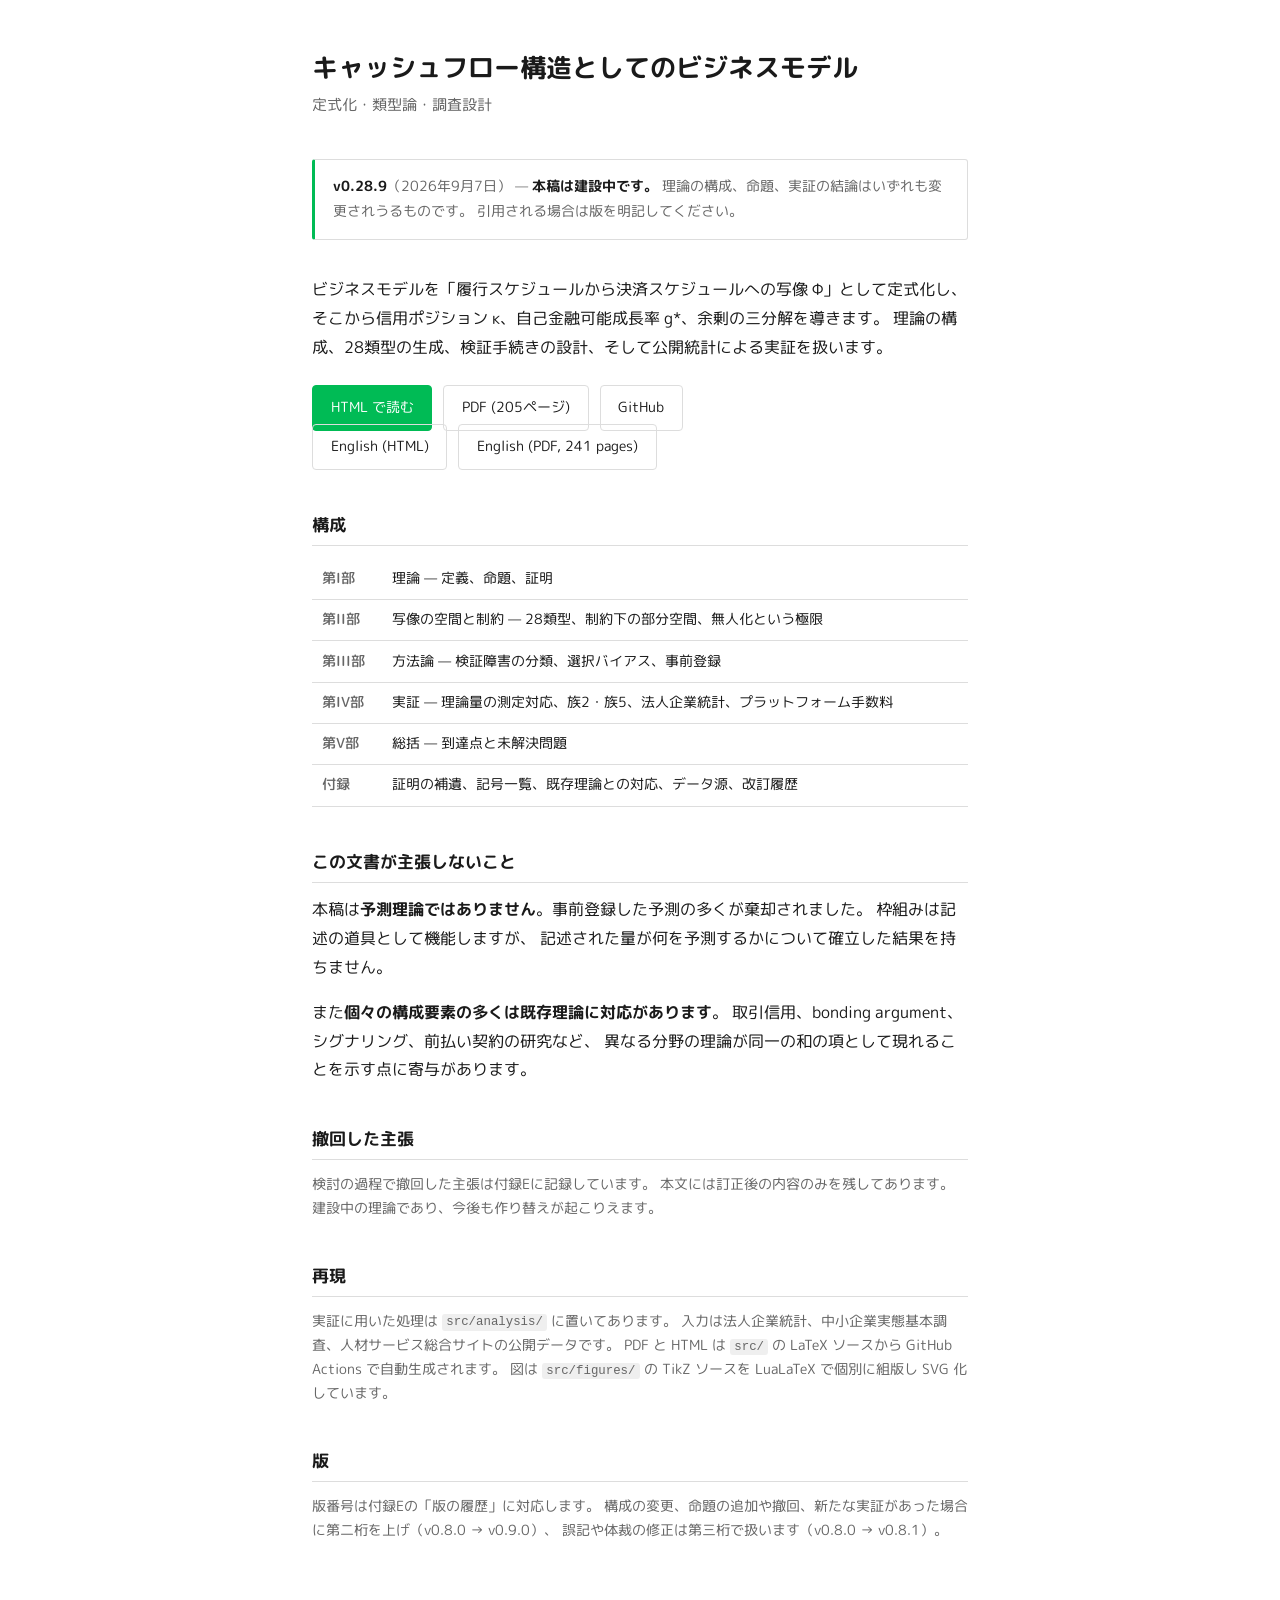
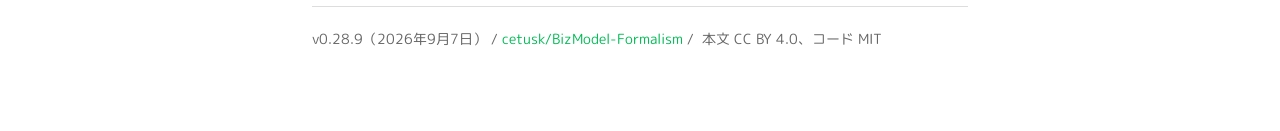
<file: .github/assets/index.html>
<!DOCTYPE html>
<html lang="ja">
<head>
<meta charset="utf-8">
<meta name="viewport" content="width=device-width,initial-scale=1">
<title>キャッシュフロー構造としてのビジネスモデル</title>
<link rel="preconnect" href="https://fonts.googleapis.com">
<link rel="preconnect" href="https://fonts.gstatic.com" crossorigin>
<link href="https://fonts.googleapis.com/css2?family=M+PLUS+Rounded+1c:wght@400;700&display=swap" rel="stylesheet">
<style>
:root{--fg:#1a1a1a;--muted:#666;--line:#ddd;--accent:#0b5;--bg:#fff}
@media (prefers-color-scheme:dark){
  :root{--fg:#e8e8e8;--muted:#999;--line:#333;--accent:#4c9;--bg:#151515}
}
*{box-sizing:border-box}
body{margin:0;padding:0;background:var(--bg);color:var(--fg);
  font-family:'M PLUS Rounded 1c',"Hiragino Maru Gothic ProN","Noto Sans CJK JP",sans-serif;
  line-height:1.8;font-size:16px}
.wrap{max-width:44rem;margin:0 auto;padding:3rem 1.5rem 5rem}
h1{font-size:1.6rem;line-height:1.5;margin:0 0 .3rem;font-weight:600}
.sub{color:var(--muted);font-size:.95rem;margin:0 0 2.5rem}
h2{font-size:1.05rem;margin:2.5rem 0 .8rem;padding-bottom:.3rem;
  border-bottom:1px solid var(--line);font-weight:600}
p{margin:0 0 1rem}
a{color:var(--accent);text-decoration:none}
a:hover{text-decoration:underline}
.actions{display:flex;gap:.7rem;flex-wrap:wrap;margin:1.5rem 0 0}
.btn{display:inline-block;padding:.55rem 1.1rem;border:1px solid var(--line);
  border-radius:4px;color:var(--fg);font-size:.9rem}
.btn.primary{background:var(--accent);border-color:var(--accent);color:#fff}
table{width:100%;border-collapse:collapse;font-size:.9rem;margin:.5rem 0 1rem}
th,td{text-align:left;padding:.45rem .6rem;border-bottom:1px solid var(--line);
  vertical-align:top}
th{color:var(--muted);font-weight:500;white-space:nowrap}
code{font-family:ui-monospace,Menlo,monospace;font-size:.88em;
  background:rgba(128,128,128,.13);padding:.1em .35em;border-radius:3px}
.banner{border:1px solid var(--line);border-left:3px solid var(--accent);
  border-radius:3px;padding:.9rem 1.1rem;margin:0 0 2.2rem;
  font-size:.9rem;line-height:1.75;color:var(--muted)}
.banner strong{color:var(--fg)}
.note{color:var(--muted);font-size:.88rem;line-height:1.7}
footer{margin-top:4rem;padding-top:1.2rem;border-top:1px solid var(--line);
  color:var(--muted);font-size:.85rem}
</style>
</head>
<body>
<div class="wrap">

<h1>キャッシュフロー構造としてのビジネスモデル</h1>
<p class="sub">定式化・類型論・調査設計</p>

<div class="banner">
<strong>v0.28.9</strong>（2026年9月7日）&nbsp;&mdash;&nbsp;<strong>本稿は建設中です。</strong>
理論の構成、命題、実証の結論はいずれも変更されうるものです。
引用される場合は版を明記してください。
</div>

<p>ビジネスモデルを「履行スケジュールから決済スケジュールへの写像 &Phi;」として定式化し、
そこから信用ポジション &kappa;、自己金融可能成長率 g*、余剰の三分解を導きます。
理論の構成、28類型の生成、検証手続きの設計、そして公開統計による実証を扱います。</p>

<div class="actions">
  <a class="btn primary" href="book/book.html">HTML で読む</a>
  <a class="btn" href="book.pdf">PDF (205ページ)</a>
  <a class="btn" href="https://github.com/cetusk/BizModel-Formalism">GitHub</a>
</div>

<div class="actions" style="margin-top:-.4em">
  <a class="btn" href="book-en/book-en.html">English (HTML)</a>
  <a class="btn" href="book-en.pdf">English (PDF, 241 pages)</a>
</div>

<h2>構成</h2>
<table>
<tr><th>第I部</th><td>理論 &mdash; 定義、命題、証明</td></tr>
<tr><th>第II部</th><td>写像の空間と制約 &mdash; 28類型、制約下の部分空間、無人化という極限</td></tr>
<tr><th>第III部</th><td>方法論 &mdash; 検証障害の分類、選択バイアス、事前登録</td></tr>
<tr><th>第IV部</th><td>実証 &mdash; 理論量の測定対応、族2・族5、法人企業統計、プラットフォーム手数料</td></tr>
<tr><th>第V部</th><td>総括 &mdash; 到達点と未解決問題</td></tr>
<tr><th>付録</th><td>証明の補遺、記号一覧、既存理論との対応、データ源、改訂履歴</td></tr>
</table>

<h2>この文書が主張しないこと</h2>
<p>本稿は<strong>予測理論ではありません</strong>。事前登録した予測の多くが棄却されました。
枠組みは記述の道具として機能しますが、
記述された量が何を予測するかについて確立した結果を持ちません。</p>
<p>また<strong>個々の構成要素の多くは既存理論に対応があります</strong>。
取引信用、bonding argument、シグナリング、前払い契約の研究など、
異なる分野の理論が同一の和の項として現れることを示す点に寄与があります。</p>

<h2>撤回した主張</h2>
<p class="note">検討の過程で撤回した主張は付録Eに記録しています。
本文には訂正後の内容のみを残してあります。
建設中の理論であり、今後も作り替えが起こりえます。</p>

<h2>再現</h2>
<p class="note">実証に用いた処理は <code>src/analysis/</code> に置いてあります。
入力は法人企業統計、中小企業実態基本調査、人材サービス総合サイトの公開データです。
PDF と HTML は <code>src/</code> の LaTeX ソースから GitHub Actions で自動生成されます。
図は <code>src/figures/</code> の TikZ ソースを LuaLaTeX で個別に組版し SVG 化しています。</p>

<h2>版</h2>
<p class="note">版番号は付録Eの「版の履歴」に対応します。
構成の変更、命題の追加や撤回、新たな実証があった場合に第二桁を上げ（v0.8.0 &rarr; v0.9.0）、
誤記や体裁の修正は第三桁で扱います（v0.8.0 &rarr; v0.8.1）。</p>

<footer>
v0.28.9（2026年9月7日）&nbsp;/&nbsp;<a href="https://github.com/cetusk/BizModel-Formalism">cetusk/BizModel-Formalism</a>&nbsp;/&nbsp;
本文 CC BY 4.0、コード MIT
</footer>

</div>
</body>
</html>
</file>
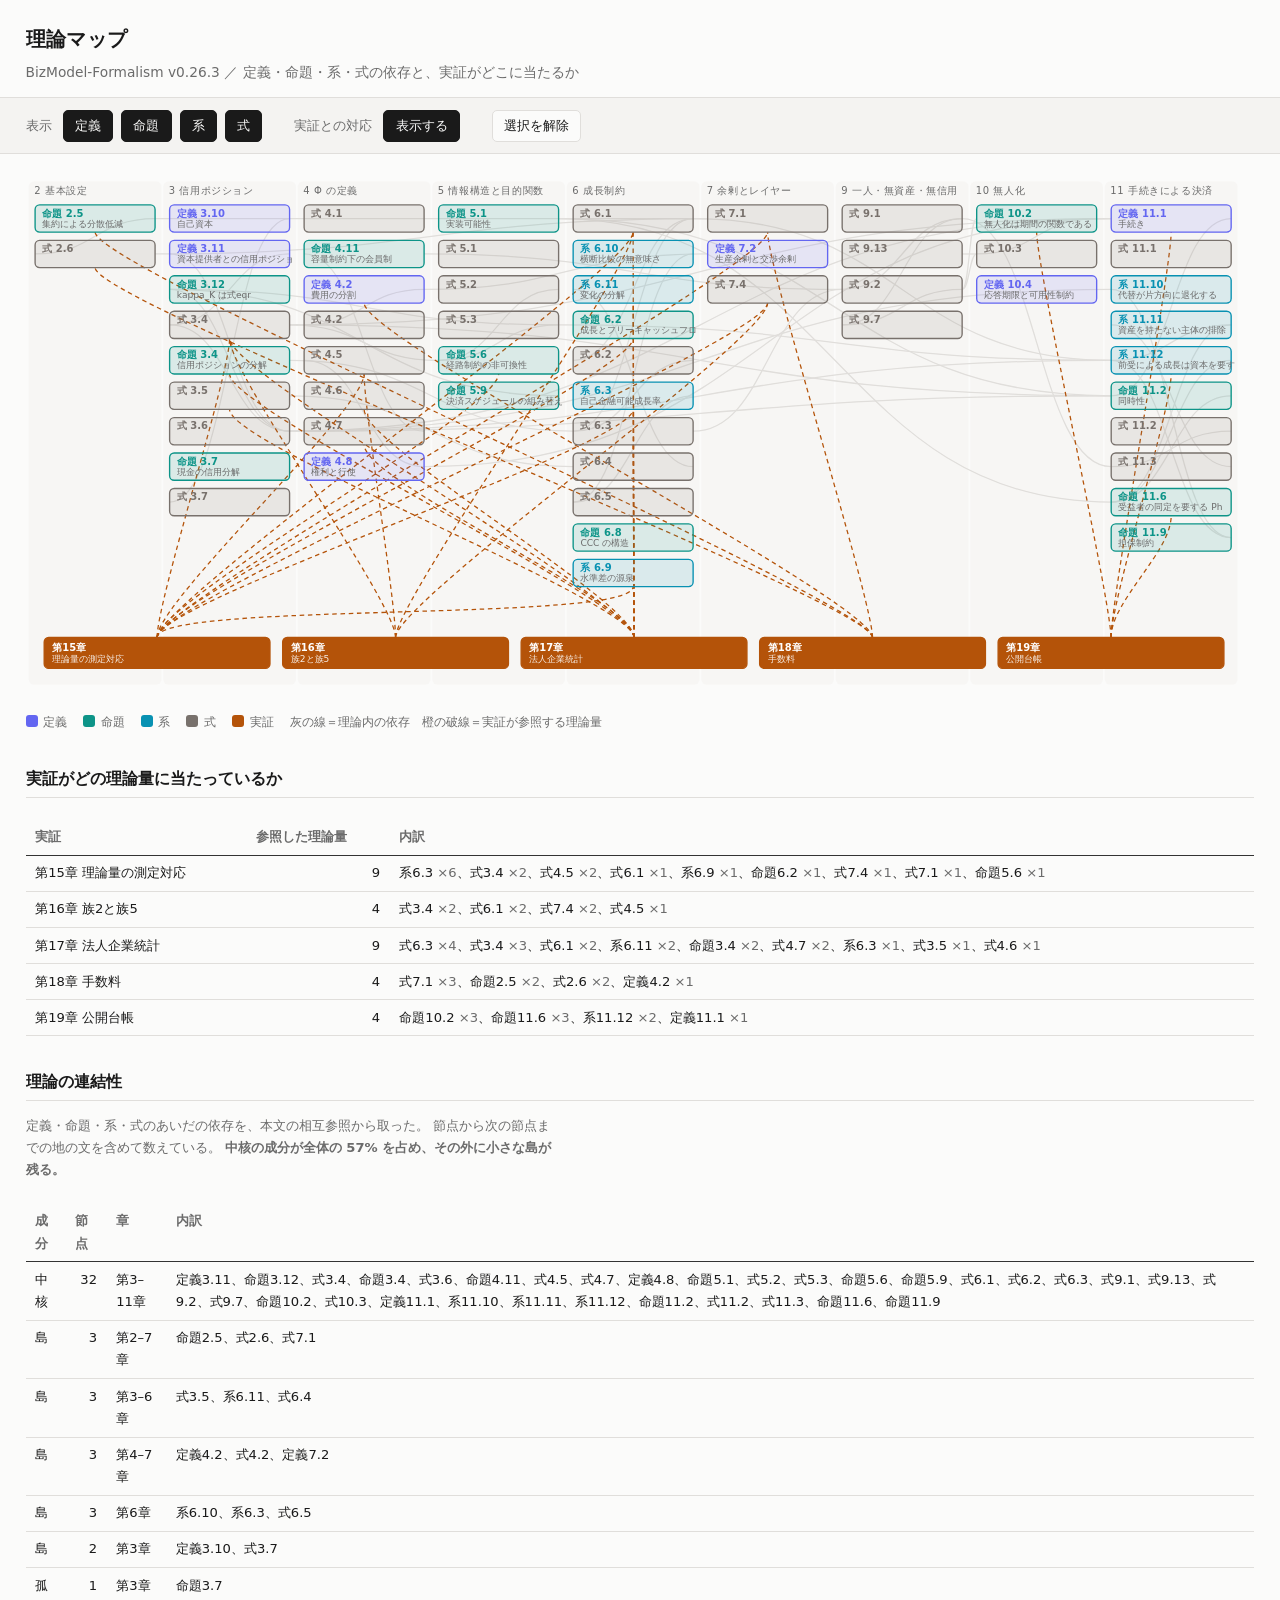
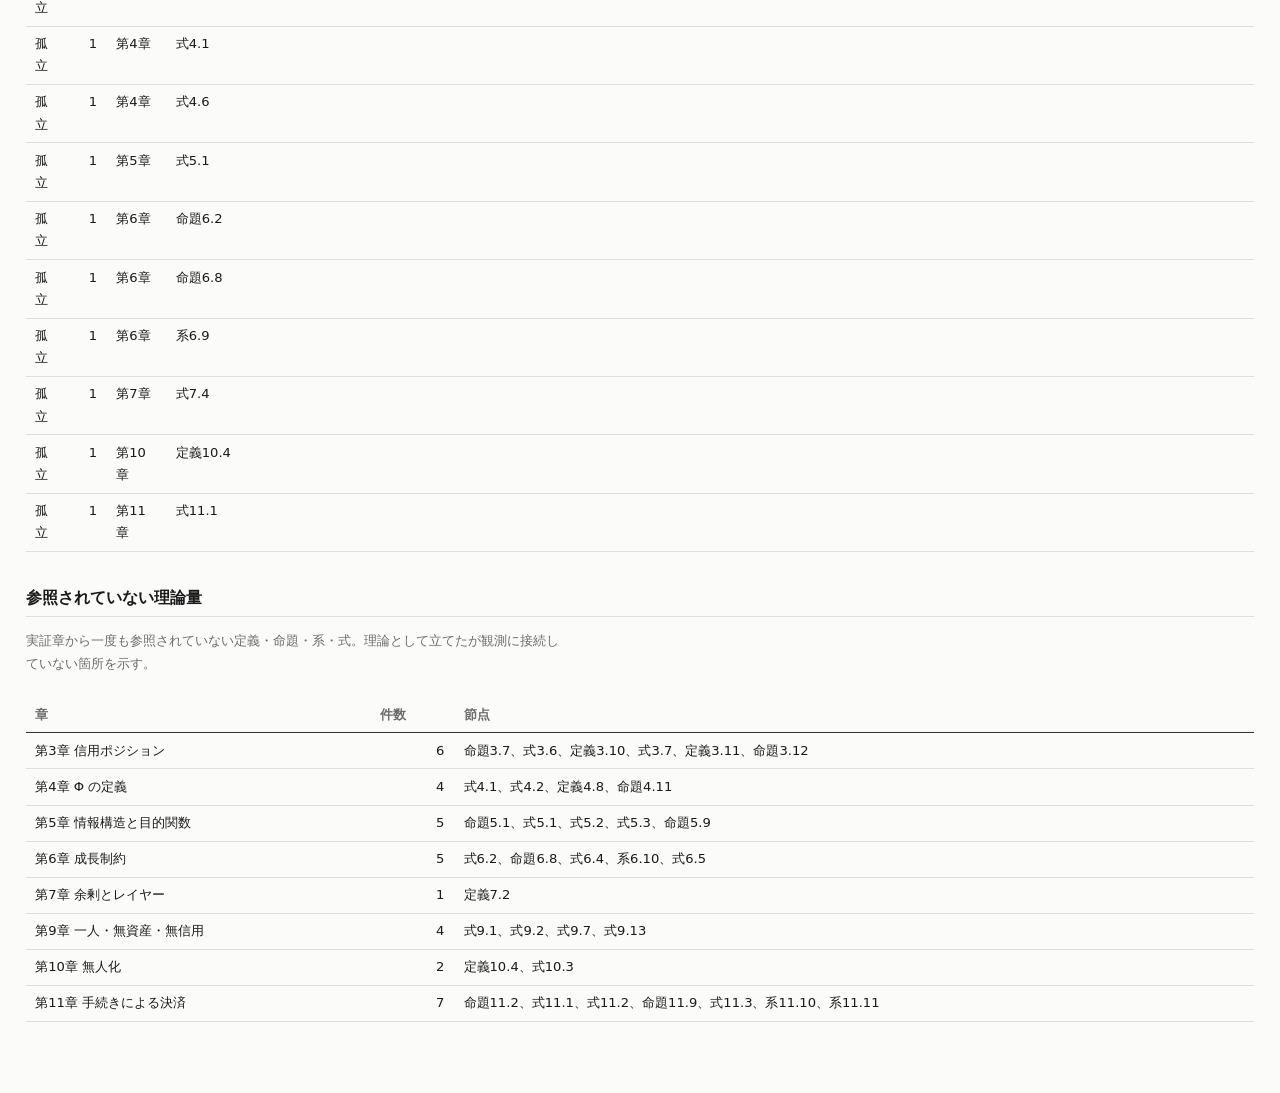
<file: docs/map/index.html>
<!doctype html>
<html lang="ja"><head><meta charset="utf-8">
<meta name="viewport" content="width=device-width,initial-scale=1">
<title>理論マップ — BizModel-Formalism</title>
<style>
:root{
  --bg:#fbfbfa; --fg:#1a1a1a; --muted:#6b6b6b; --line:#e0dedb; --rule:#333;
  --side:#f4f3f1; --accent:#0d9488; --warn:#b45309;
  --c-def:#6366f1; --c-prop:#0d9488; --c-cor:#0891b2; --c-eq:#78716c;
}
@media (prefers-color-scheme:dark){:root:not([data-theme="light"]){
  --bg:#161616; --fg:#e8e6e3; --muted:#9a9a9a; --line:#333; --rule:#bbb; --side:#1c1c1c;
}}
:root[data-theme="dark"]{--bg:#161616;--fg:#e8e6e3;--muted:#9a9a9a;--line:#333;--rule:#bbb;--side:#1c1c1c}
*{box-sizing:border-box}
body{margin:0;background:var(--bg);color:var(--fg);
  font-family:"Hiragino Kaku Gothic ProN","Noto Sans JP",system-ui,sans-serif;
  font-size:14px;line-height:1.7}
header{padding:1.4rem 1.6rem .8rem;border-bottom:1px solid var(--line)}
h1{margin:0 0 .3rem;font-size:1.25rem;font-weight:700;letter-spacing:.02em}
.sub{color:var(--muted);font-size:.86rem}
.bar{display:flex;flex-wrap:wrap;gap:.5rem;align-items:center;
  padding:.7rem 1.6rem;border-bottom:1px solid var(--line);background:var(--side)}
.bar label{font-size:.8rem;color:var(--muted);margin-right:.2rem}
button{font:inherit;font-size:.8rem;padding:.28rem .7rem;border:1px solid var(--line);
  border-radius:5px;background:var(--bg);color:var(--fg);cursor:pointer}
button[aria-pressed="true"]{background:var(--fg);color:var(--bg);border-color:var(--fg)}
main{padding:1.2rem 1.6rem 3rem}
#wrap{position:relative;overflow-x:auto}
svg{display:block;min-width:940px;width:100%;height:auto}
.lane{fill:var(--side)}
.lane-t{fill:var(--muted);font-size:11px;letter-spacing:.06em}
.edge{fill:none;stroke:var(--line);stroke-width:1.4}
.edge.hot{stroke:var(--accent);stroke-width:2.4}
.edge.emp{stroke:var(--warn);stroke-dasharray:5,4}
.nd rect{stroke-width:1.5;rx:5}
.nd text{font-size:11px;pointer-events:none}
.nd .t1{font-weight:700}
.nd .t2{fill:var(--muted);font-size:10px}
.nd{cursor:pointer}
.nd.dim{opacity:.18}
.emp rect{fill:var(--warn);stroke:var(--warn)}
.emp text{fill:#fff}
.legend{display:flex;flex-wrap:wrap;gap:1rem;margin:1rem 0 0;font-size:.78rem;color:var(--muted)}
.legend i{display:inline-block;width:12px;height:12px;border-radius:3px;margin-right:.35rem;
  vertical-align:-1px}
table{border-collapse:collapse;margin:1.4rem 0;font-size:.82rem;width:100%}
th,td{border-bottom:1px solid var(--line);padding:.4rem .6rem;text-align:left;vertical-align:top}
th{color:var(--muted);font-weight:600;border-bottom:1px solid var(--rule)}
td.n{text-align:right;font-variant-numeric:tabular-nums;white-space:nowrap}
h2{font-size:1rem;margin:2rem 0 .5rem;padding-bottom:.3rem;border-bottom:1px solid var(--line)}
p.note{color:var(--muted);font-size:.82rem;max-width:64ch}
</style></head><body>

<header>
  <h1>理論マップ</h1>
  <div class="sub">BizModel-Formalism v0.26.3 ／ 定義・命題・系・式の依存と、実証がどこに当たるか</div>
</header>

<div class="bar">
  <label>表示</label>
  <button id="b-def" aria-pressed="true">定義</button>
  <button id="b-prop" aria-pressed="true">命題</button>
  <button id="b-cor" aria-pressed="true">系</button>
  <button id="b-eq" aria-pressed="true">式</button>
  <span style="width:1rem"></span>
  <label>実証との対応</label>
  <button id="b-emp" aria-pressed="true">表示する</button>
  <span style="width:1rem"></span>
  <button id="b-reset">選択を解除</button>
</div>

<main>
  <div id="wrap"><svg id="map" role="img" aria-label="理論の依存関係と実証の対応"></svg></div>

  <div class="legend">
    <span><i style="background:var(--c-def)"></i>定義</span>
    <span><i style="background:var(--c-prop)"></i>命題</span>
    <span><i style="background:var(--c-cor)"></i>系</span>
    <span><i style="background:var(--c-eq)"></i>式</span>
    <span><i style="background:var(--warn)"></i>実証</span>
    <span>灰の線＝理論内の依存　橙の破線＝実証が参照する理論量</span>
  </div>

  <h2>実証がどの理論量に当たっているか</h2>
  <div id="emptable"></div>

  <h2>理論の連結性</h2>
  <p class="note">定義・命題・系・式のあいだの依存を、本文の相互参照から取った。
  節点から次の節点までの地の文を含めて数えている。
  <b>中核の成分が全体の 57% を占め、その外に小さな島が残る。</b></p>
  <div id="comp"></div>

  <h2>参照されていない理論量</h2>
  <p class="note">実証章から一度も参照されていない定義・命題・系・式。理論として立てたが観測に接続していない箇所を示す。</p>
  <div id="orphan"></div>
</main>


<script id="data" type="application/json">{"nodes": {"prop:pooling": {"kind": "命題", "num": "2.5", "title": "集約による分散低減", "chap": 2}, "eq:pooling": {"kind": "式", "num": "2.6", "title": "", "chap": 2}, "eq:kappa": {"kind": "式", "num": "3.4", "title": "", "chap": 3}, "prop:kappa-tau": {"kind": "命題", "num": "3.4", "title": "信用ポジションの分解", "chap": 3}, "eq:kappa-tau": {"kind": "式", "num": "3.5", "title": "", "chap": 3}, "prop:cash": {"kind": "命題", "num": "3.7", "title": "現金の信用分解", "chap": 3}, "eq:cash": {"kind": "式", "num": "3.6", "title": "", "chap": 3}, "def:equity": {"kind": "定義", "num": "3.10", "title": "自己資本", "chap": 3}, "eq:equity": {"kind": "式", "num": "3.7", "title": "", "chap": 3}, "def:kappa-K": {"kind": "定義", "num": "3.11", "title": "資本提供者との信用ポジション", "chap": 3}, "prop:kappa-K-excluded": {"kind": "命題", "num": "3.12", "title": "kappa_K は式eqrefeq:cashに入らない", "chap": 3}, "eq:phi": {"kind": "式", "num": "4.1", "title": "", "chap": 4}, "def:cost": {"kind": "定義", "num": "4.2", "title": "費用の分割", "chap": 4}, "eq:cost-split": {"kind": "式", "num": "4.2", "title": "", "chap": 4}, "def:breakage-def": {"kind": "定義", "num": "4.8", "title": "権利と行使", "chap": 4}, "eq:cog": {"kind": "式", "num": "4.5", "title": "", "chap": 4}, "eq:cap-general": {"kind": "式", "num": "4.6", "title": "", "chap": 4}, "eq:cap-simplified": {"kind": "式", "num": "4.7", "title": "", "chap": 4}, "prop:capacity": {"kind": "命題", "num": "4.11", "title": "容量制約下の会員制", "chap": 4}, "prop:implementable": {"kind": "命題", "num": "5.1", "title": "実装可能性", "chap": 5}, "eq:bstar": {"kind": "式", "num": "5.1", "title": "", "chap": 5}, "eq:obj": {"kind": "式", "num": "5.2", "title": "", "chap": 5}, "eq:constraint": {"kind": "式", "num": "5.3", "title": "", "chap": 5}, "prop:pathwise": {"kind": "命題", "num": "5.6", "title": "経路制約の非可換性", "chap": 5}, "prop:discount": {"kind": "命題", "num": "5.9", "title": "決済スケジュールの組み替え利得", "chap": 5}, "eq:ccc": {"kind": "式", "num": "6.1", "title": "", "chap": 6}, "prop:fcf": {"kind": "命題", "num": "6.2", "title": "成長とフリーキャッシュフロー", "chap": 6}, "eq:fcf": {"kind": "式", "num": "6.2", "title": "", "chap": 6}, "cor:gstar": {"kind": "系", "num": "6.3", "title": "自己金融可能成長率", "chap": 6}, "eq:gstar": {"kind": "式", "num": "6.3", "title": "", "chap": 6}, "prop:ccc-structure": {"kind": "命題", "num": "6.8", "title": "CCC の構造", "chap": 6}, "eq:ccc-tau": {"kind": "式", "num": "6.4", "title": "", "chap": 6}, "cor:ccc-level": {"kind": "系", "num": "6.9", "title": "水準差の源泉", "chap": 6}, "cor:no-cross-comparison": {"kind": "系", "num": "6.10", "title": "横断比較の無意味さ", "chap": 6}, "cor:ccc-change": {"kind": "系", "num": "6.11", "title": "変化の分解", "chap": 6}, "eq:ccc-change": {"kind": "式", "num": "6.5", "title": "", "chap": 6}, "eq:surplus": {"kind": "式", "num": "7.1", "title": "", "chap": 7}, "def:phi-prod": {"kind": "定義", "num": "7.2", "title": "生産余剰と交渉余剰", "chap": 7}, "eq:decay": {"kind": "式", "num": "7.4", "title": "", "chap": 7}, "eq:solo-finance": {"kind": "式", "num": "9.1", "title": "", "chap": 9}, "eq:solo-capacity": {"kind": "式", "num": "9.2", "title": "", "chap": 9}, "eq:deadline": {"kind": "式", "num": "9.7", "title": "", "chap": 9}, "eq:leakage": {"kind": "式", "num": "9.13", "title": "", "chap": 9}, "prop:unmanned-period": {"kind": "命題", "num": "10.2", "title": "無人化は期間の関数である", "chap": 10}, "def:availability": {"kind": "定義", "num": "10.4", "title": "応答期限と可用性制約", "chap": 10}, "eq:availability": {"kind": "式", "num": "10.3", "title": "", "chap": 10}, "def:protocol": {"kind": "定義", "num": "11.1", "title": "手続き", "chap": 11}, "prop:simultaneity": {"kind": "命題", "num": "11.2", "title": "同時性", "chap": 11}, "eq:kappa-aggregation": {"kind": "式", "num": "11.1", "title": "", "chap": 11}, "prop:beneficiary": {"kind": "命題", "num": "11.6", "title": "受益者の同定を要する Phi は実装できない", "chap": 11}, "eq:protocol-collateral": {"kind": "式", "num": "11.2", "title": "", "chap": 11}, "prop:collateral": {"kind": "命題", "num": "11.9", "title": "担保制約", "chap": 11}, "eq:protocol-finance": {"kind": "式", "num": "11.3", "title": "", "chap": 11}, "cor:one-way-substitution": {"kind": "系", "num": "11.10", "title": "代替が片方向に退化する", "chap": 11}, "cor:exclusion": {"kind": "系", "num": "11.11", "title": "資産を持たない主体の排除", "chap": 11}, "cor:growth-needs-capital": {"kind": "系", "num": "11.12", "title": "前受による成長は資本を要する", "chap": 11}, "eq:apc-main": {"kind": "式", "num": "13.2", "title": "", "chap": 13}, "prop:gstar-flat": {"kind": "命題", "num": "15.2", "title": "m/CCC は低下していない", "chap": 15}, "prop:small-margin": {"kind": "命題", "num": "15.6", "title": "小規模層の制約は CCC ではない", "chap": 15}, "prop:officer": {"kind": "命題", "num": "15.8", "title": "役員報酬が m の規模差を説明する", "chap": 15}, "prop:phicog-requirements": {"kind": "命題", "num": "15.13", "title": "phi_rm cog の測定に要する三条件", "chap": 15}, "eq:delta-star": {"kind": "式", "num": "15.11", "title": "", "chap": 15}, "eq:henreikin-strength": {"kind": "式", "num": "16.2", "title": "", "chap": 16}, "eq:shift-share": {"kind": "式", "num": "17.5", "title": "", "chap": 17}, "eq:wc-elasticity": {"kind": "式", "num": "17.6", "title": "", "chap": 17}, "eq:tacq-price": {"kind": "式", "num": "18.1", "title": "", "chap": 18}, "eq:fee-decomp": {"kind": "式", "num": "18.2", "title": "", "chap": 18}, "eq:fee-decomp3": {"kind": "式", "num": "18.3", "title": "", "chap": 18}, "prop:collider": {"kind": "命題", "num": "A.1", "title": "合流点バイアス", "chap": 21}, "prop:apc": {"kind": "命題", "num": "A.7", "title": "APC の識別不能性", "chap": 21}, "prop:deadline-variance": {"kind": "命題", "num": "A.11", "title": "期限下では分散最小化が最適でない", "chap": 21}, "prop:substitution": {"kind": "命題", "num": "A.15", "title": "代替関係", "chap": 21}}, "chap": {"1": "序論：現金の時間構造を変数に選ぶ", "2": "基本設定：三重添字とリスク操作", "3": "信用ポジション：kappa と遅れ時間 tau", "4": "ビジネスモデルの定義：履行から決済への写像 Phi", "5": "情報構造と目的関数：契約が書ける条件と経路制約", "6": "成長制約：CCC と自己金融可能成長率", "7": "余剰とレイヤー：源泉・耐久性・可変性", "8": "Phi の類型カタログ：七族二八類型", "9": "制約下の部分空間：一人・無資産・無信用", "10": "無人化：運営者を除いた極限", "11": "情報構造の供給者：手続きによる決済", "12": "実証の設計と調査計画：観測への接続", "13": "選択バイアス：観測に入る歪みの分解", "14": "検証障害の分類：六つの状態", "15": "理論量の測定対応：測れた量と測れなかった量", "16": "族2と族5の実証：前受型と成果連動型", "17": "法人企業統計による実証：kappa と CCC の横断", "18": "外部化の対価：プラットフォーム手数料", "19": "手続き上の記録による実証：M(t) と改修の率", "20": "到達点：確立したものと未解決の問題", "21": "補遺：方法論に関する証明", "22": "記号一覧", "23": "既存理論との対応", "24": "データ源"}, "edges": [["prop:pooling", "eq:pooling", 1], ["def:kappa-K", "eq:kappa", 1], ["eq:cash", "eq:kappa", 1], ["def:equity", "eq:equity", 1], ["eq:cash", "def:kappa-K", 1], ["eq:cash", "prop:kappa-K-excluded", 3], ["prop:discount", "prop:kappa-K-excluded", 1], ["eq:constraint", "prop:kappa-K-excluded", 1], ["def:cost", "eq:cost-split", 1], ["def:breakage-def", "eq:cog", 1], ["eq:cap-simplified", "prop:capacity", 1], ["eq:constraint", "prop:pathwise", 4], ["eq:obj", "prop:pathwise", 1], ["eq:kappa", "prop:pathwise", 1], ["eq:ccc", "eq:fcf", 1], ["eq:fcf", "eq:gstar", 1], ["eq:ccc", "eq:gstar", 2], ["prop:kappa-tau", "eq:gstar", 1], ["eq:kappa-tau", "eq:ccc-tau", 2], ["eq:ccc-tau", "cor:ccc-change", 1], ["cor:no-cross-comparison", "eq:ccc-change", 2], ["cor:gstar", "eq:ccc-change", 1], ["prop:pooling", "eq:surplus", 1], ["eq:pooling", "eq:surplus", 1], ["def:cost", "def:phi-prod", 1], ["prop:substitution", "eq:solo-finance", 1], ["prop:capacity", "eq:solo-capacity", 1], ["eq:solo-finance", "eq:solo-capacity", 3], ["eq:gstar", "eq:solo-capacity", 1], ["prop:deadline-variance", "eq:deadline", 1], ["eq:solo-capacity", "eq:deadline", 1], ["eq:solo-finance", "eq:deadline", 2], ["eq:solo-capacity", "prop:unmanned-period", 1], ["eq:solo-capacity", "eq:availability", 1], ["prop:unmanned-period", "eq:availability", 1], ["eq:leakage", "eq:availability", 1], ["eq:kappa", "def:protocol", 1], ["def:breakage-def", "def:protocol", 1], ["eq:cash", "def:protocol", 1], ["def:protocol", "prop:simultaneity", 1], ["eq:kappa", "prop:simultaneity", 2], ["prop:implementable", "prop:simultaneity", 1], ["eq:cash", "prop:simultaneity", 1], ["prop:implementable", "prop:beneficiary", 1], ["prop:simultaneity", "prop:beneficiary", 1], ["cor:growth-needs-capital", "prop:beneficiary", 1], ["cor:exclusion", "prop:beneficiary", 1], ["eq:protocol-collateral", "eq:protocol-finance", 1], ["eq:solo-finance", "eq:protocol-finance", 1], ["prop:substitution", "cor:one-way-substitution", 4], ["prop:collateral", "cor:one-way-substitution", 1], ["eq:cash", "cor:one-way-substitution", 1], ["eq:protocol-finance", "cor:exclusion", 1], ["prop:substitution", "cor:exclusion", 1], ["eq:ccc", "cor:growth-needs-capital", 1], ["prop:collateral", "cor:growth-needs-capital", 2], ["prop:substitution", "cor:growth-needs-capital", 1], ["cor:exclusion", "cor:growth-needs-capital", 1], ["eq:cash", "cor:growth-needs-capital", 1], ["eq:constraint", "cor:growth-needs-capital", 1], ["eq:decay", "eq:apc-main", 1], ["eq:cash", "eq:apc-main", 1], ["cor:gstar", "prop:gstar-flat", 3], ["cor:ccc-level", "prop:small-margin", 1], ["cor:gstar", "prop:small-margin", 1], ["prop:small-margin", "prop:officer", 1], ["prop:fcf", "prop:officer", 1], ["eq:cog", "prop:officer", 2], ["eq:decay", "eq:delta-star", 1], ["eq:surplus", "eq:delta-star", 1], ["prop:apc", "eq:delta-star", 1], ["prop:pathwise", "eq:delta-star", 1], ["prop:phicog-requirements", "eq:delta-star", 1], ["prop:phicog-requirements", "eq:henreikin-strength", 1], ["cor:ccc-change", "eq:shift-share", 2], ["prop:kappa-tau", "eq:wc-elasticity", 2], ["eq:kappa-tau", "eq:wc-elasticity", 1], ["eq:cap-simplified", "eq:wc-elasticity", 2], ["eq:cap-general", "eq:wc-elasticity", 1], ["eq:surplus", "eq:tacq-price", 1], ["prop:pooling", "eq:fee-decomp3", 2], ["eq:pooling", "eq:fee-decomp3", 2], ["eq:apc-main", "prop:apc", 2], ["prop:pathwise", "prop:deadline-variance", 1], ["prop:cash", "prop:substitution", 1], ["eq:cash", "prop:substitution", 4], ["def:kappa-K", "prop:substitution", 2], ["eq:kappa", "prop:substitution", 1], ["eq:ccc-tau", "prop:substitution", 1], ["eq:phi", "prop:substitution", 1], ["def:cost", "prop:substitution", 1], ["eq:equity", "prop:substitution", 1], ["cor:gstar", "prop:substitution", 1], ["eq:ccc", "prop:substitution", 1], ["eq:gstar", "prop:substitution", 2], ["eq:surplus", "prop:substitution", 3], ["eq:decay", "prop:substitution", 1], ["eq:apc-main", "prop:substitution", 2], ["eq:solo-capacity", "prop:substitution", 1], ["prop:ccc-structure", "prop:substitution", 1], ["cor:ccc-level", "prop:substitution", 1], ["prop:collider", "prop:substitution", 1], ["eq:pooling", "prop:substitution", 1], ["prop:discount", "prop:substitution", 1], ["cor:exclusion", "prop:substitution", 1], ["prop:beneficiary", "prop:substitution", 1]], "emp": {"15": {"eq:kappa": 2, "eq:ccc": 1, "cor:gstar": 6, "cor:ccc-level": 1, "prop:fcf": 1, "eq:cog": 2, "eq:decay": 1, "eq:surplus": 1, "prop:pathwise": 1}, "16": {"eq:kappa": 2, "eq:ccc": 2, "eq:decay": 2, "eq:cog": 1}, "17": {"eq:gstar": 4, "eq:kappa": 3, "eq:ccc": 2, "cor:gstar": 1, "cor:ccc-change": 2, "prop:kappa-tau": 2, "eq:kappa-tau": 1, "eq:cap-simplified": 2, "eq:cap-general": 1}, "18": {"eq:surplus": 3, "def:cost": 1, "prop:pooling": 2, "eq:pooling": 2}, "19": {"prop:unmanned-period": 3, "cor:growth-needs-capital": 2, "prop:beneficiary": 3, "def:protocol": 1}}, "empname": {"15": "理論量の測定対応", "16": "族2と族5", "17": "法人企業統計", "18": "手数料", "19": "公開台帳"}, "comp": {"def:kappa-K": 0, "prop:kappa-K-excluded": 0, "eq:kappa": 0, "prop:kappa-tau": 0, "eq:cash": 0, "prop:capacity": 0, "eq:cog": 0, "eq:cap-simplified": 0, "def:breakage-def": 0, "prop:implementable": 0, "eq:obj": 0, "eq:constraint": 0, "prop:pathwise": 0, "prop:discount": 0, "eq:ccc": 0, "eq:fcf": 0, "eq:gstar": 0, "eq:solo-finance": 0, "eq:leakage": 0, "eq:solo-capacity": 0, "eq:deadline": 0, "prop:unmanned-period": 0, "eq:availability": 0, "cor:one-way-substitution": 0, "def:protocol": 0, "cor:exclusion": 0, "cor:growth-needs-capital": 0, "prop:simultaneity": 0, "eq:protocol-collateral": 0, "eq:protocol-finance": 0, "prop:beneficiary": 0, "prop:collateral": 0, "prop:pooling": 1, "eq:pooling": 1, "eq:surplus": 1, "eq:kappa-tau": 2, "cor:ccc-change": 2, "eq:ccc-tau": 2, "def:cost": 3, "eq:cost-split": 3, "def:phi-prod": 3, "cor:no-cross-comparison": 4, "cor:gstar": 4, "eq:ccc-change": 4, "def:equity": 5, "eq:equity": 5, "prop:cash": 6, "eq:phi": 7, "eq:cap-general": 8, "eq:bstar": 9, "prop:fcf": 10, "prop:ccc-structure": 11, "cor:ccc-level": 12, "eq:decay": 13, "def:availability": 14, "eq:kappa-aggregation": 15}}</script>
<script>
const TMAP=JSON.parse(document.getElementById("data").textContent);
const CH = {2:"基本設定",3:"信用ポジション",4:"Φ の定義",5:"情報構造と目的関数",
  6:"成長制約",7:"余剰とレイヤー",8:"類型カタログ",9:"一人・無資産・無信用",
  10:"無人化",11:"手続きによる決済"};
const KIND = {"定義":"--c-def","命題":"--c-prop","系":"--c-cor","式":"--c-eq"};
const svg = document.getElementById("map");
let D=null, sel=null, show={"定義":1,"命題":1,"系":1,"式":1}, showEmp=1;

const el=(t,a={})=>{const e=document.createElementNS("http://www.w3.org/2000/svg",t);
  for(const k in a) e.setAttribute(k,a[k]); return e;};

D=TMAP; draw(); tables();

function layout(){
  const chs=Object.keys(CH).map(Number).sort((a,b)=>a-b);
  const byCh={}; chs.forEach(c=>byCh[c]=[]);
  for(const [k,v] of Object.entries(D.nodes)){
    if(v.chap>=2 && v.chap<=11 && show[v.kind]) (byCh[v.chap]=byCh[v.chap]||[]).push([k,v]);
  }
  const LW=132, GAP=16, TOP=34, RH=30, RG=9;
  const pos={}; let x=10, lanes=[];
  chs.forEach(c=>{
    const arr=(byCh[c]||[]).sort((a,b)=>parseFloat(a[1].num)-parseFloat(b[1].num));
    if(!arr.length){return;}
    lanes.push({c,x,n:arr.length});
    arr.forEach(([k,v],i)=>{pos[k]={x:x, y:TOP+i*(RH+RG), w:LW, h:RH};});
    x += LW+GAP;
  });
  return {pos,lanes,W:x+10};
}

function draw(){
  svg.textContent="";
  const {pos,lanes,W}=layout();
  let maxY=0; for(const k in pos) maxY=Math.max(maxY,pos[k].y+pos[k].h);
  const empY = maxY+56, H = empY+64;
  svg.setAttribute("viewBox",`0 0 ${W} ${H}`);

  lanes.forEach(l=>{
    svg.appendChild(el("rect",{x:l.x-7,y:8,width:132+14,height:H-20,class:"lane",rx:6,opacity:.55}));
    const t=el("text",{x:l.x-1,y:22,class:"lane-t"}); t.textContent=`${l.c} ${CH[l.c]}`;
    svg.appendChild(t);
  });

  const gE=el("g"); svg.appendChild(gE);
  D.edges.forEach(([a,b])=>{
    if(!pos[a]||!pos[b]) return;
    const p=pos[a], q=pos[b];
    const x1=p.x+p.w, y1=p.y+p.h/2, x2=q.x, y2=q.y+q.h/2;
    const mx=(x1+x2)/2;
    const path=el("path",{d:`M${x1},${y1} C${mx},${y1} ${mx},${y2} ${x2},${y2}`,
      class:"edge","data-a":a,"data-b":b});
    gE.appendChild(path);
  });

  // 実証の節点
  const empKeys=Object.keys(D.empname).map(Number).sort((a,b)=>a-b);
  const eW=(W-40)/empKeys.length, ePos={};
  if(showEmp) empKeys.forEach((c,i)=>{
    const x=20+i*eW, y=empY, w=eW-14, h=34;
    ePos[c]={x,y,w,h};
    const g=el("g",{class:"nd emp"});
    g.appendChild(el("rect",{x,y,width:w,height:h,rx:5}));
    const t1=el("text",{x:x+9,y:y+15,class:"t1"}); t1.textContent=`第${c}章`;
    const t2=el("text",{x:x+9,y:y+27,style:"font-size:10px;opacity:.9"});
    t2.textContent=D.empname[c]; g.appendChild(t1); g.appendChild(t2);
    svg.appendChild(g);
    // 実証 → 理論の線
    for(const k in (D.emp[c]||{})){
      if(!pos[k]) continue;
      const p=pos[k];
      gE.appendChild(el("path",{
        d:`M${x+w/2},${y} C${x+w/2},${y-40} ${p.x+p.w/2},${p.y+p.h+40} ${p.x+p.w/2},${p.y+p.h}`,
        class:"edge emp","data-a":k,"data-emp":c}));
    }
  });

  for(const [k,v] of Object.entries(D.nodes)){
    if(!pos[k]) continue;
    const p=pos[k], col=`var(${KIND[v.kind]})`;
    const g=el("g",{class:"nd","data-k":k});
    g.appendChild(el("rect",{x:p.x,y:p.y,width:p.w,height:p.h,
      fill:col,"fill-opacity":.12,stroke:col}));
    const t1=el("text",{x:p.x+8,y:p.y+13,class:"t1",fill:col});
    t1.textContent=`${v.kind} ${v.num}`;
    const t2=el("text",{x:p.x+8,y:p.y+24,class:"t2"});
    t2.textContent=v.title? v.title.slice(0,13) : "";
    g.appendChild(t1); g.appendChild(t2);
    g.addEventListener("click",()=>{sel=(sel===k?null:k); highlight();});
    svg.appendChild(g);
  }
  highlight();
}

function lab(k){const v=D.nodes[k]; return v? `${v.kind}${v.num}`:k;}


function highlight(){
  const keep=new Set();
  if(sel){
    keep.add(sel);
    D.edges.forEach(([a,b])=>{ if(a===sel) keep.add(b); if(b===sel) keep.add(a); });
  }
  svg.querySelectorAll(".nd").forEach(g=>{
    const k=g.getAttribute("data-k");
    g.classList.toggle("dim", !!sel && k && !keep.has(k));
  });
  svg.querySelectorAll(".edge").forEach(p=>{
    const a=p.getAttribute("data-a"), b=p.getAttribute("data-b");
    p.classList.toggle("hot", !!sel && (a===sel||b===sel));
    p.style.opacity = (!sel || a===sel || b===sel) ? "" : ".12";
  });
}

function tables(){
  const rows=[];
  for(const c of Object.keys(D.empname).sort((a,b)=>a-b)){
    const e=D.emp[c]||{};
    const items=Object.entries(e).sort((a,b)=>b[1]-a[1])
      .map(([k,n])=>`${lab(k)}<span style="color:var(--muted)"> ×${n}</span>`).join("、");
    rows.push(`<tr><td>第${c}章 ${D.empname[c]}</td><td class="n">${Object.keys(e).length}</td>
      <td>${items||"—"}</td></tr>`);
  }
  document.getElementById("emptable").innerHTML =
    `<table><tr><th>実証</th><th>参照した理論量</th><th>内訳</th></tr>${rows.join("")}</table>`;

  const used=new Set(); for(const c in D.emp) for(const k in D.emp[c]) used.add(k);
  const orp={};
  for(const [k,v] of Object.entries(D.nodes)){
    if(v.chap>=2&&v.chap<=11&&!used.has(k)) (orp[v.chap]=orp[v.chap]||[]).push(`${v.kind}${v.num}`);
  }
  const r2=Object.keys(orp).sort((a,b)=>a-b).map(c=>
    `<tr><td>第${c}章 ${CH[c]||""}</td><td class="n">${orp[c].length}</td><td>${orp[c].join("、")}</td></tr>`);
  // 連結成分
  const byC={};
  for(const [k,v] of Object.entries(D.nodes)){
    if(v.chap<2||v.chap>11) continue;
    const c=(D.comp&&D.comp[k]!==undefined)?D.comp[k]:-1;
    (byC[c]=byC[c]||[]).push(k);
  }
  const cs=Object.keys(byC).map(Number).sort((a,b)=>byC[b].length-byC[a].length);
  const rc=cs.map(c=>{
    const ks=byC[c].sort((a,b)=>parseFloat(D.nodes[a].num)-parseFloat(D.nodes[b].num));
    const chs=[...new Set(ks.map(k=>D.nodes[k].chap))].sort((a,b)=>a-b);
    const nm = ks.length>=20 ? "中核" : (ks.length===1 ? "孤立" : "島");
    return `<tr><td>${nm}</td><td class="n">${ks.length}</td>
      <td>第${chs[0]}${chs.length>1?"–"+chs[chs.length-1]:""}章</td>
      <td>${ks.map(k=>lab(k)).join("、")}</td></tr>`;
  });
  document.getElementById("comp").innerHTML =
    `<table><tr><th>成分</th><th>節点</th><th>章</th><th>内訳</th></tr>${rc.join("")}</table>`;

  document.getElementById("orphan").innerHTML =
    `<table><tr><th>章</th><th>件数</th><th>節点</th></tr>${r2.join("")}</table>`;
}

const bind=(id,key)=>document.getElementById(id).addEventListener("click",e=>{
  const on=e.target.getAttribute("aria-pressed")==="true";
  e.target.setAttribute("aria-pressed", on?"false":"true");
  if(key==="emp") showEmp=on?0:1; else show[key]=on?0:1;
  draw();
});
bind("b-def","定義"); bind("b-prop","命題"); bind("b-cor","系"); bind("b-eq","式"); bind("b-emp","emp");
document.getElementById("b-reset").addEventListener("click",()=>{sel=null;highlight();});
</script>
</body></html>
</file>
